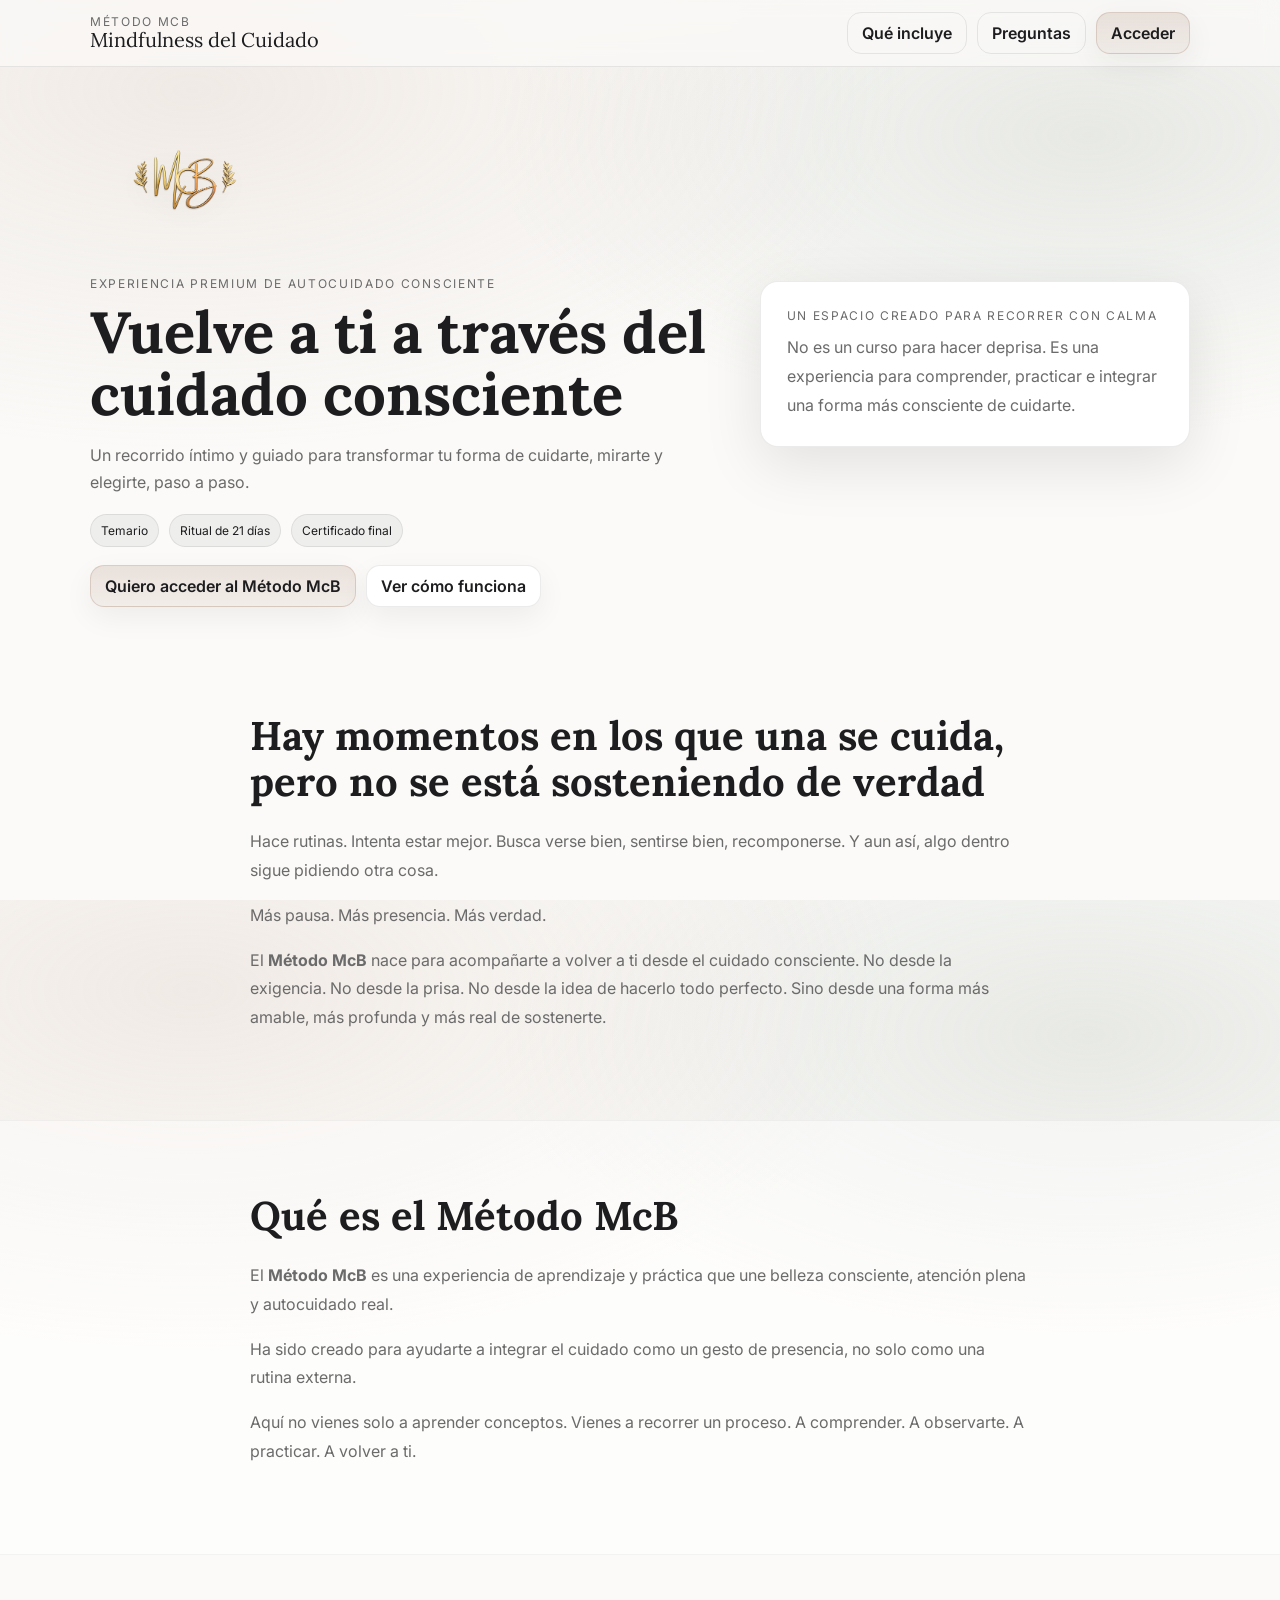
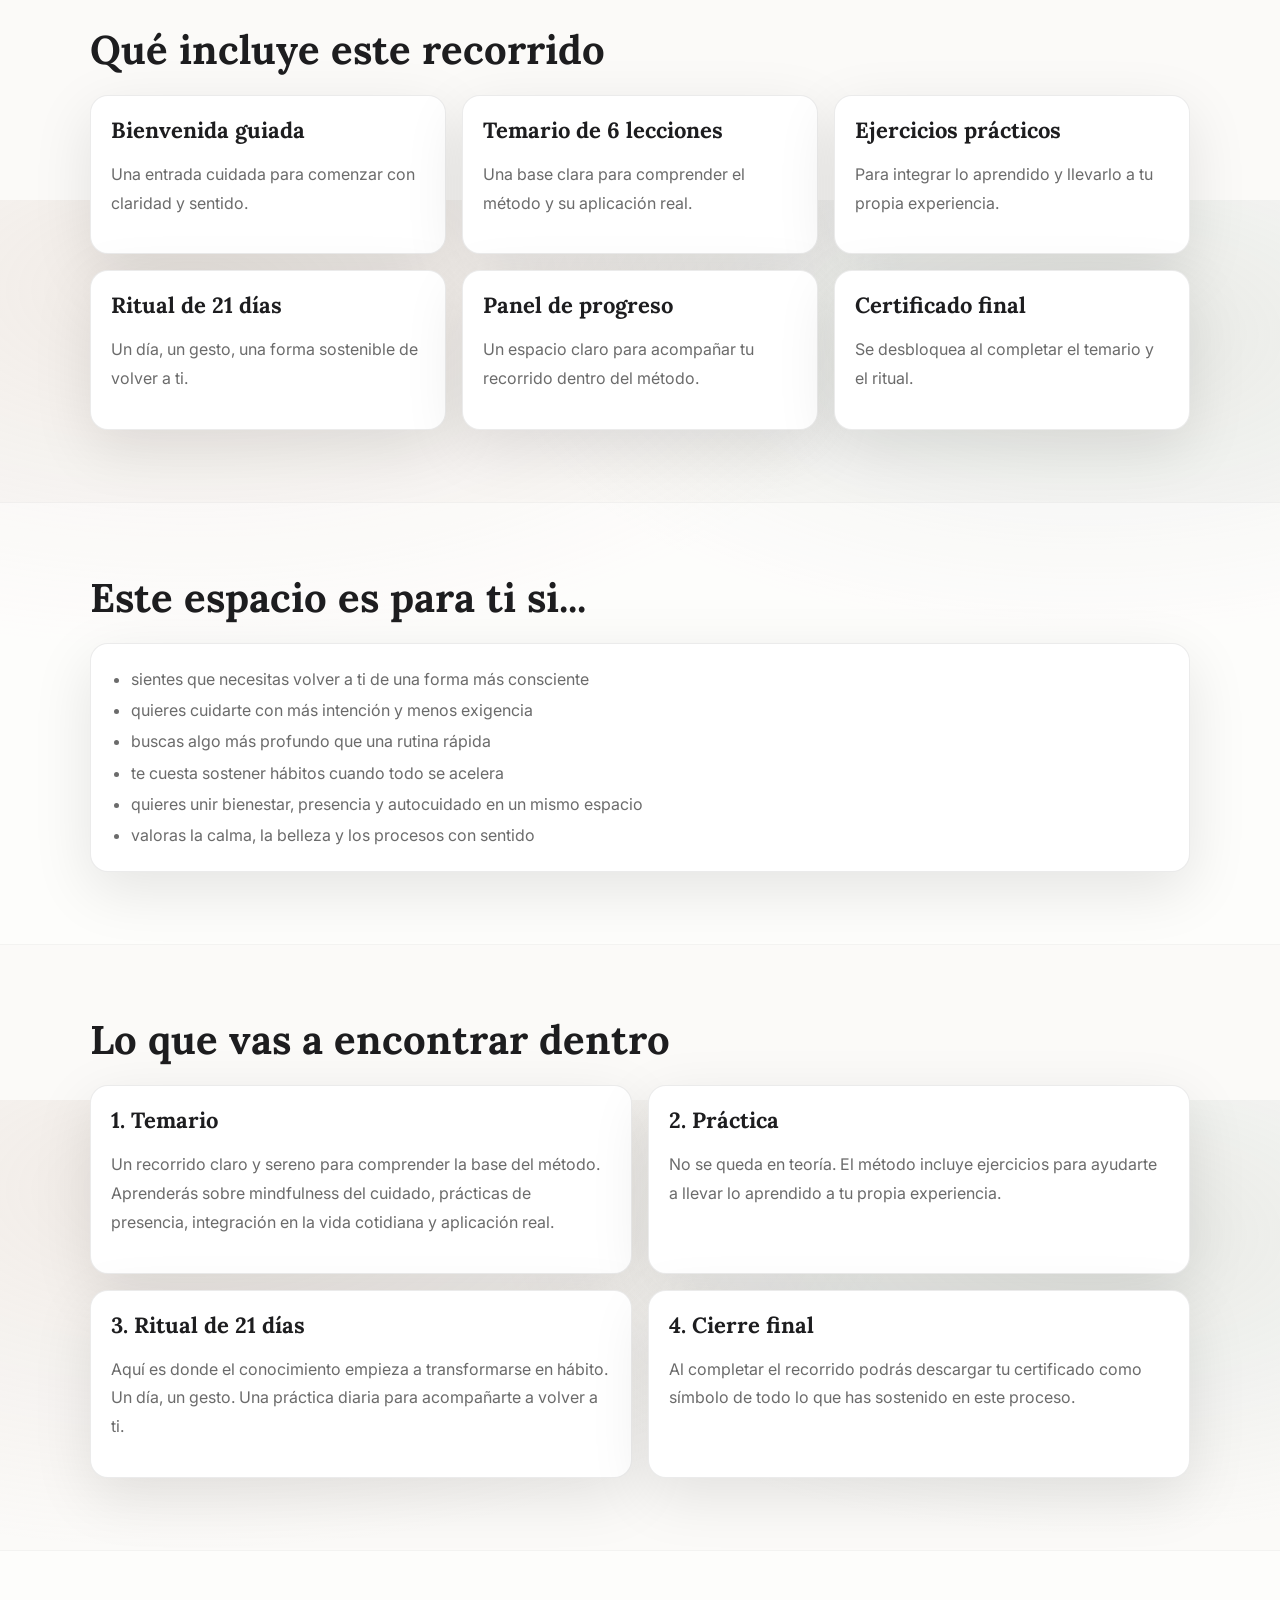
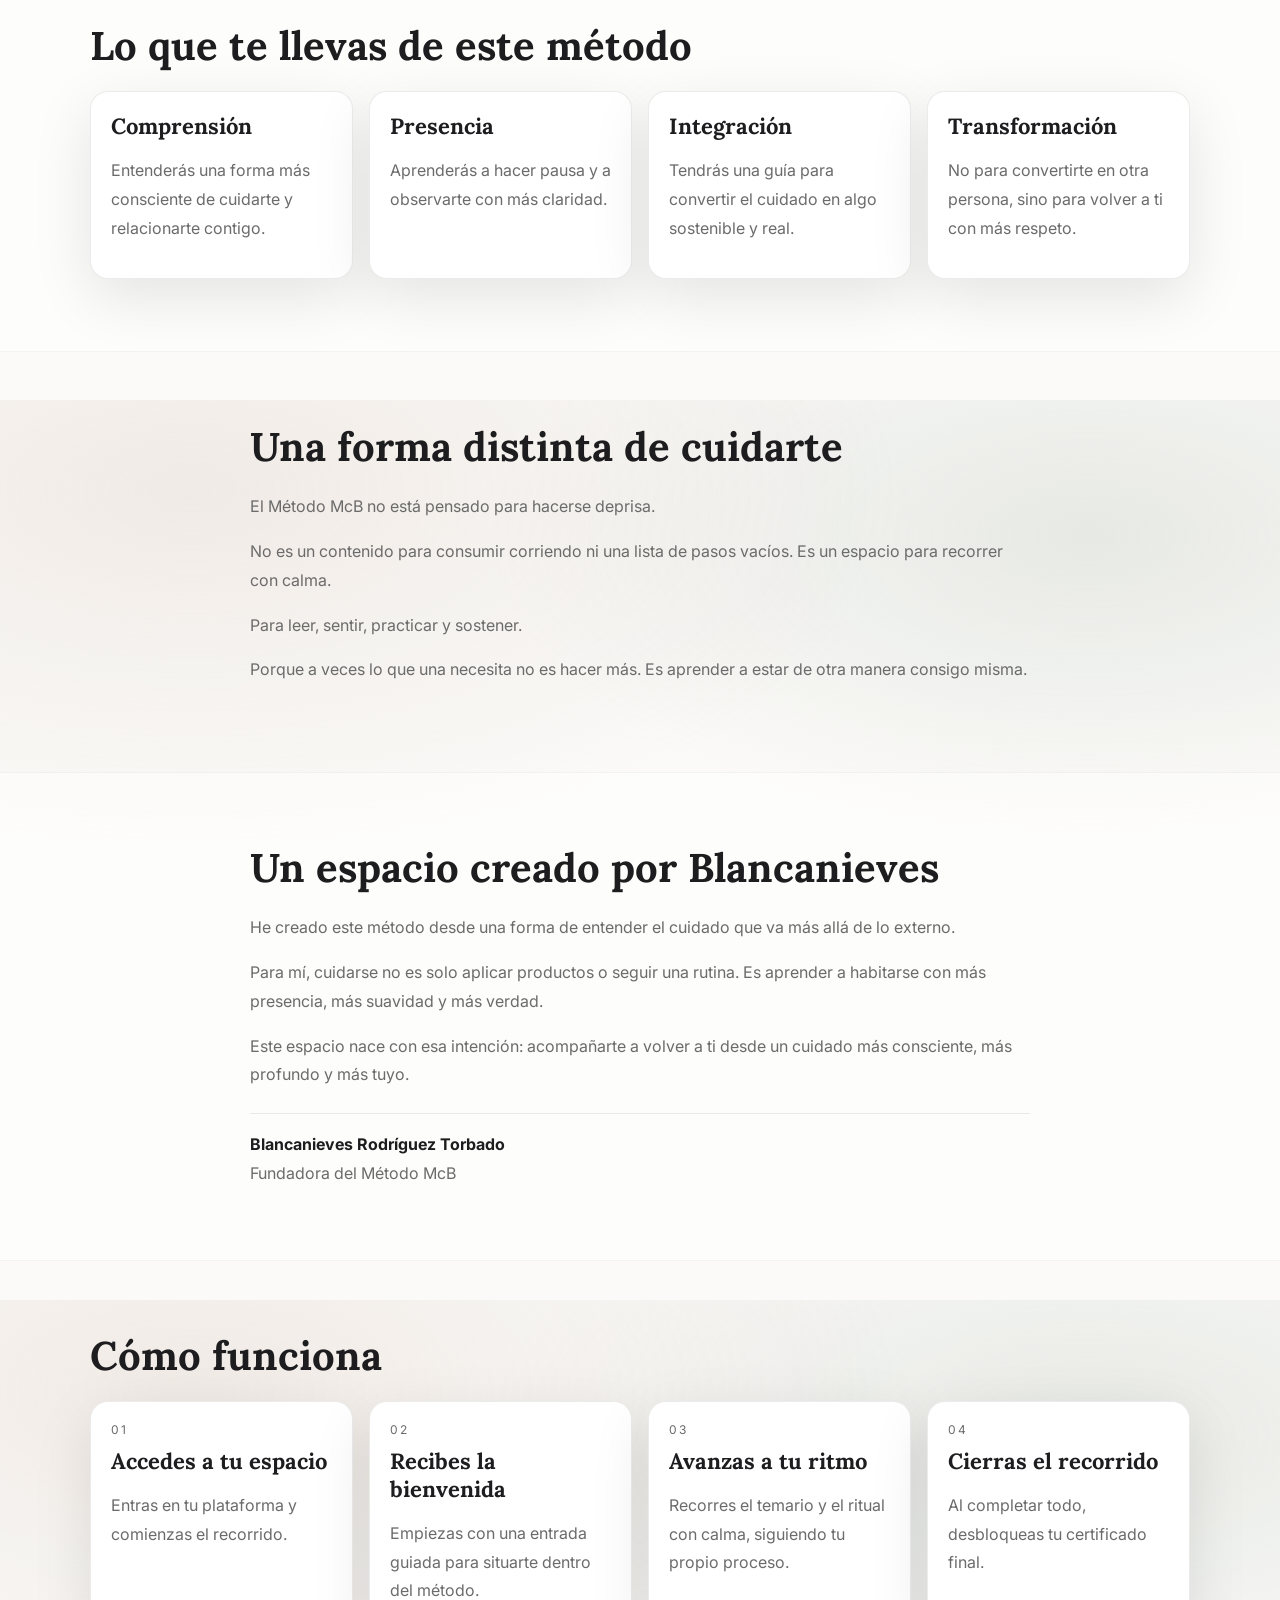
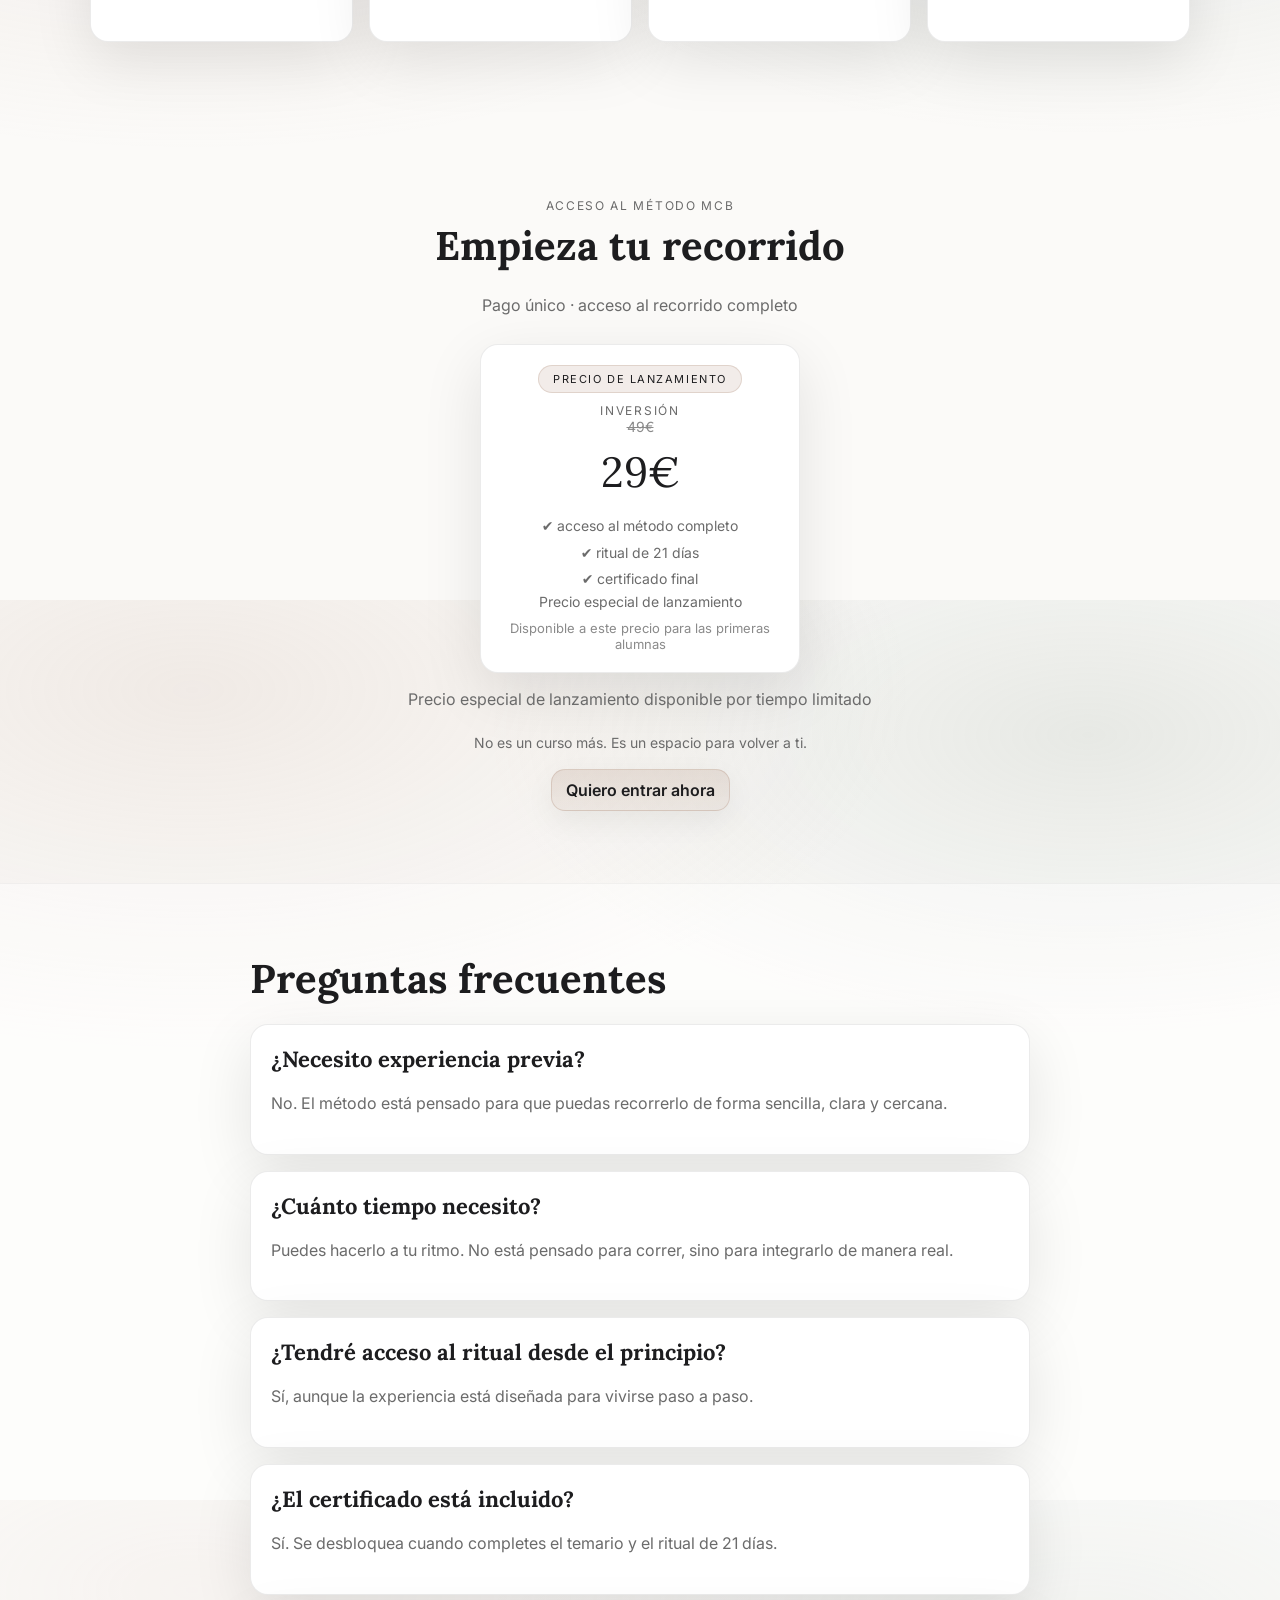
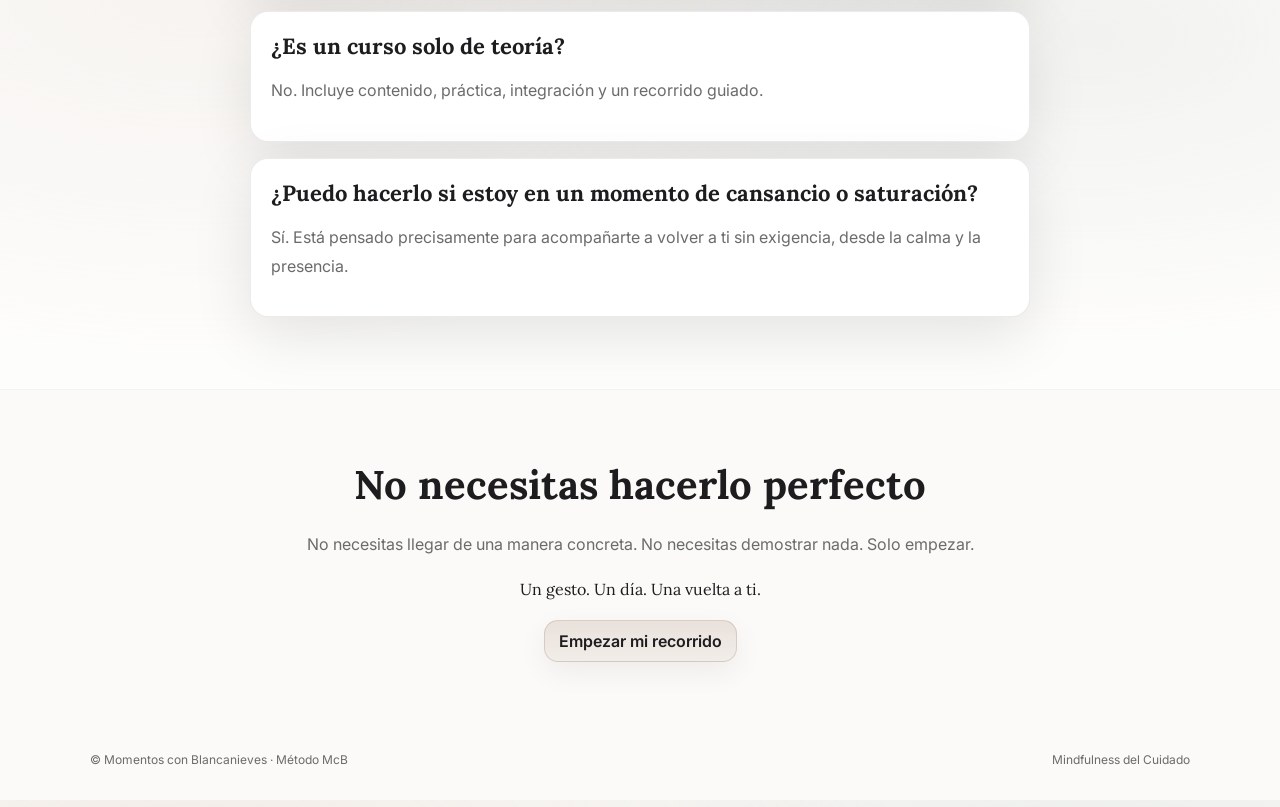
<file: index.html>
<!doctype html>
<html lang="es">
<head>
  <meta charset="utf-8" />
  <meta name="viewport" content="width=device-width,initial-scale=1" />
  <title>Método McB · Mindfulness del Cuidado</title>
  <meta name="description" content="Vuelve a ti a través del cuidado consciente. Un recorrido íntimo y guiado con temario, ritual de 21 días y certificado final." />
  <link rel="preconnect" href="https://fonts.googleapis.com">
  <link rel="preconnect" href="https://fonts.gstatic.com" crossorigin>
  <link href="https://fonts.googleapis.com/css2?family=Lora:wght@400;600;700&family=Inter:wght@400;500;600;700&display=swap" rel="stylesheet">
  <link rel="stylesheet" href="./styles.css" />
  <style>
    html { scroll-behavior: smooth; }
    body{
      margin:0;
      font-family: Inter, system-ui, -apple-system, Segoe UI, Roboto, Arial, sans-serif;
      color: var(--text);
      background:
        radial-gradient(1200px 600px at 15% 10%, rgba(201,179,166,.22), transparent 60%),
        radial-gradient(1000px 500px at 85% 15%, rgba(151,165,154,.20), transparent 60%),
        var(--bg);
    }
    main{ display:block; }
    .hero{
      padding: 54px 0 34px;
    }
    .hero-grid{
      display:grid;
      grid-template-columns: 1.2fr .8fr;
      gap: 24px;
      align-items:center;
    }
    .eyebrow{
      font-size:12px;
      letter-spacing:.14em;
      text-transform:uppercase;
      color:var(--muted);
      margin-bottom:10px;
    }
    .hero-copy h1{
      font-family:"Lora", serif;
      font-size: clamp(34px, 5vw, 58px);
      line-height:1.08;
      margin:0 0 14px;
    }
    .hero-text{
      font-size:18px;
      line-height:1.7;
      color:var(--muted);
      max-width: 34ch;
    }
    .hero-pills{
      display:flex;
      flex-wrap:wrap;
      gap:10px;
      margin:18px 0;
    }
    .hero-card{
      padding: 26px;
    }
    .hero-card .mini-kicker{
      font-size:12px;
      letter-spacing:.14em;
      text-transform:uppercase;
      color:var(--muted);
      margin-bottom:10px;
    }
    .hero-card p{
      margin:0;
      color: var(--muted);
      line-height:1.8;
      font-size:16px;
    }
    .hero-actions{
      display:flex;
      gap:10px;
      flex-wrap:wrap;
      margin-top: 12px;
    }
    .narrow{
      width:min(780px, 92vw);
      margin:0 auto;
    }
    .section{
      padding: 72px 0;
    }
    .section.soft{
      background: rgba(255,255,255,.42);
      border-top: 1px solid rgba(0,0,0,.04);
      border-bottom: 1px solid rgba(0,0,0,.04);
    }
    .section-title,
    .narrow h2,
    .center h2{
      font-family:"Lora", serif;
      font-size: clamp(28px, 4vw, 40px);
      line-height: 1.15;
      margin:0 0 22px;
    }
    .narrow p,
    .feature-card p,
    .list-card,
    .card p,
    .faq-item p{
      color: var(--muted);
      line-height: 1.8;
      font-size: 16px;
    }
    .cards-2,
    .cards-3,
    .cards-4,
    .steps,
    .faq-list{
      display:grid;
      gap:16px;
    }
    .cards-2{ grid-template-columns: repeat(2, 1fr); }
    .cards-3{ grid-template-columns: repeat(3, 1fr); }
    .cards-4{ grid-template-columns: repeat(4, 1fr); }
    .steps{ grid-template-columns: repeat(4, 1fr); }
    .feature-card,
    .small-card,
    .step-card,
    .faq-item,
    .list-card,
    .price-box{
      padding: 20px;
    }
    .feature-card h3,
    .small-card h3,
    .step-card h3,
    .faq-item h3,
    .cards-2 .card h3{
      margin:0 0 8px;
      font-family:"Lora", serif;
      font-size: 22px;
    }
    .clean-list{
      margin:0;
      padding-left:20px;
      line-height:1.95;
      color: var(--muted);
      font-size: 16px;
    }
    .signature-block{
      margin-top:24px;
      padding-top:16px;
      border-top:1px solid var(--border);
      color:var(--muted);
      line-height:1.8;
    }
    .signature-block strong{ color: var(--text); }
    .step-number{
      font-size:12px;
      letter-spacing:.14em;
      text-transform:uppercase;
      color:var(--muted);
      margin-bottom:10px;
    }
    .center{ text-align:center; }
    .center-actions{ justify-content:center; }
    .cta-section{ padding-top: 84px; }
    .price-box{
      margin: 24px auto 0;
      max-width: 320px;
      text-align:center;
    }
    .price-label{
      font-size:12px;
      letter-spacing:.14em;
      text-transform:uppercase;
      color:var(--muted);
    }
    .price{
      font-family:"Lora", serif;
      font-size:42px;
      margin:10px 0 4px;
      color: var(--text);
    }
    .price-note{
      font-size:14px;
      color:var(--muted);
    }
    .closing-line{
      font-family:"Lora", serif;
      font-size:22px;
      color: var(--text) !important;
    }
    .footer-inner{
      display:flex;
      justify-content:space-between;
      gap:12px;
      flex-wrap:wrap;
    }
    @media (max-width: 980px){
      .hero-grid,
      .cards-2,
      .cards-3,
      .cards-4,
      .steps{
        grid-template-columns: 1fr;
      }
      .hero{
        padding: 34px 0 22px;
      }
      .hero-copy h1{
        font-size: clamp(32px, 9vw, 44px);
      }
      .header-inner,
      .nav{
        align-items:flex-start;
      }
    }
  </style>

  <link rel="manifest" href="/mcB-volviendo-a-ti/manifest.json">
  <meta name="theme-color" content="#c9b3a6">
  <meta name="mobile-web-app-capable" content="yes">
  <meta name="apple-mobile-web-app-capable" content="yes">
  <meta name="apple-mobile-web-app-status-bar-style" content="default">
  <meta name="apple-mobile-web-app-title" content="Método McB">
  <link rel="apple-touch-icon" href="/mcB-volviendo-a-ti/icon-192.png">
</head>
<body>
  <header class="header">
    <div class="container header-inner">
      <div class="brand">
        <div class="kicker">Método McB</div>
        <div class="title">Mindfulness del Cuidado</div>
      </div>
      <nav class="nav">
        <a class="btn ghost" href="#incluye">Qué incluye</a>
        <a class="btn ghost" href="#faq">Preguntas</a>
        <a class="btn primary" href="./pago.html">Acceder</a>
      </nav>
    </div>
  </header>

  <main>
    <section class="hero">
      <div class="container hero-grid">
        <div class="hero-copy">
          <img src="./logotipo3d.png" class="hero-logo" alt="Método McB">
          <div class="eyebrow">Experiencia premium de autocuidado consciente</div>
          <h1>Vuelve a ti a través del cuidado consciente</h1>
          <p class="hero-text">
            Un recorrido íntimo y guiado para transformar tu forma de cuidarte,
            mirarte y elegirte, paso a paso.
          </p>

          <div class="hero-pills">
            <span class="pill">Temario</span>
            <span class="pill">Ritual de 21 días</span>
            <span class="pill">Certificado final</span>
          </div>

          <div class="hero-actions">
            <a class="btn primary" href="./pago.html">Quiero acceder al Método McB</a>
            <a class="btn" href="#como-funciona">Ver cómo funciona</a>
          </div>
        </div>

        <div class="hero-card card">
          <div class="mini-kicker">Un espacio creado para recorrer con calma</div>
          <p>
            No es un curso para hacer deprisa. Es una experiencia para comprender,
            practicar e integrar una forma más consciente de cuidarte.
          </p>
        </div>
      </div>
    </section>

    <section class="section">
      <div class="container narrow">
        <h2>Hay momentos en los que una se cuida, pero no se está sosteniendo de verdad</h2>
        <p>
          Hace rutinas. Intenta estar mejor. Busca verse bien, sentirse bien, recomponerse.
          Y aun así, algo dentro sigue pidiendo otra cosa.
        </p>
        <p>Más pausa. Más presencia. Más verdad.</p>
        <p>
          El <strong>Método McB</strong> nace para acompañarte a volver a ti desde el cuidado consciente.
          No desde la exigencia. No desde la prisa. No desde la idea de hacerlo todo perfecto.
          Sino desde una forma más amable, más profunda y más real de sostenerte.
        </p>
      </div>
    </section>

    <section class="section soft">
      <div class="container narrow">
        <h2>Qué es el Método McB</h2>
        <p>
          El <strong>Método McB</strong> es una experiencia de aprendizaje y práctica que une
          belleza consciente, atención plena y autocuidado real.
        </p>
        <p>
          Ha sido creado para ayudarte a integrar el cuidado como un gesto de presencia,
          no solo como una rutina externa.
        </p>
        <p>
          Aquí no vienes solo a aprender conceptos. Vienes a recorrer un proceso.
          A comprender. A observarte. A practicar. A volver a ti.
        </p>
      </div>
    </section>

    <section class="section" id="incluye">
      <div class="container">
        <h2 class="section-title">Qué incluye este recorrido</h2>
        <div class="cards-3">
          <article class="card feature-card">
            <h3>Bienvenida guiada</h3>
            <p>Una entrada cuidada para comenzar con claridad y sentido.</p>
          </article>
          <article class="card feature-card">
            <h3>Temario de 6 lecciones</h3>
            <p>Una base clara para comprender el método y su aplicación real.</p>
          </article>
          <article class="card feature-card">
            <h3>Ejercicios prácticos</h3>
            <p>Para integrar lo aprendido y llevarlo a tu propia experiencia.</p>
          </article>
          <article class="card feature-card">
            <h3>Ritual de 21 días</h3>
            <p>Un día, un gesto, una forma sostenible de volver a ti.</p>
          </article>
          <article class="card feature-card">
            <h3>Panel de progreso</h3>
            <p>Un espacio claro para acompañar tu recorrido dentro del método.</p>
          </article>
          <article class="card feature-card">
            <h3>Certificado final</h3>
            <p>Se desbloquea al completar el temario y el ritual.</p>
          </article>
        </div>
      </div>
    </section>

    <section class="section soft">
      <div class="container">
        <h2 class="section-title">Este espacio es para ti si...</h2>
        <div class="list-card card">
          <ul class="clean-list">
            <li>sientes que necesitas volver a ti de una forma más consciente</li>
            <li>quieres cuidarte con más intención y menos exigencia</li>
            <li>buscas algo más profundo que una rutina rápida</li>
            <li>te cuesta sostener hábitos cuando todo se acelera</li>
            <li>quieres unir bienestar, presencia y autocuidado en un mismo espacio</li>
            <li>valoras la calma, la belleza y los procesos con sentido</li>
          </ul>
        </div>
      </div>
    </section>

    <section class="section">
      <div class="container">
        <h2 class="section-title">Lo que vas a encontrar dentro</h2>
        <div class="cards-2">
          <article class="card feature-card">
            <h3>1. Temario</h3>
            <p>
              Un recorrido claro y sereno para comprender la base del método.
              Aprenderás sobre mindfulness del cuidado, prácticas de presencia,
              integración en la vida cotidiana y aplicación real.
            </p>
          </article>
          <article class="card feature-card">
            <h3>2. Práctica</h3>
            <p>
              No se queda en teoría. El método incluye ejercicios para ayudarte
              a llevar lo aprendido a tu propia experiencia.
            </p>
          </article>
          <article class="card feature-card">
            <h3>3. Ritual de 21 días</h3>
            <p>
              Aquí es donde el conocimiento empieza a transformarse en hábito.
              Un día, un gesto. Una práctica diaria para acompañarte a volver a ti.
            </p>
          </article>
          <article class="card feature-card">
            <h3>4. Cierre final</h3>
            <p>
              Al completar el recorrido podrás descargar tu certificado como símbolo
              de todo lo que has sostenido en este proceso.
            </p>
          </article>
        </div>
      </div>
    </section>

    <section class="section soft">
      <div class="container">
        <h2 class="section-title">Lo que te llevas de este método</h2>
        <div class="cards-4">
          <article class="card small-card">
            <h3>Comprensión</h3>
            <p>Entenderás una forma más consciente de cuidarte y relacionarte contigo.</p>
          </article>
          <article class="card small-card">
            <h3>Presencia</h3>
            <p>Aprenderás a hacer pausa y a observarte con más claridad.</p>
          </article>
          <article class="card small-card">
            <h3>Integración</h3>
            <p>Tendrás una guía para convertir el cuidado en algo sostenible y real.</p>
          </article>
          <article class="card small-card">
            <h3>Transformación</h3>
            <p>No para convertirte en otra persona, sino para volver a ti con más respeto.</p>
          </article>
        </div>
      </div>
    </section>

    <section class="section">
      <div class="container narrow">
        <h2>Una forma distinta de cuidarte</h2>
        <p>El Método McB no está pensado para hacerse deprisa.</p>
        <p>
          No es un contenido para consumir corriendo ni una lista de pasos vacíos.
          Es un espacio para recorrer con calma.
        </p>
        <p>Para leer, sentir, practicar y sostener.</p>
        <p>
          Porque a veces lo que una necesita no es hacer más.
          Es aprender a estar de otra manera consigo misma.
        </p>
      </div>
    </section>

    <section class="section soft">
      <div class="container narrow">
        <h2>Un espacio creado por Blancanieves</h2>
        <p>
          He creado este método desde una forma de entender el cuidado que va más allá de lo externo.
        </p>
        <p>
          Para mí, cuidarse no es solo aplicar productos o seguir una rutina.
          Es aprender a habitarse con más presencia, más suavidad y más verdad.
        </p>
        <p>
          Este espacio nace con esa intención: acompañarte a volver a ti
          desde un cuidado más consciente, más profundo y más tuyo.
        </p>
        <div class="signature-block">
          <strong>Blancanieves Rodríguez Torbado</strong><br>
          <span>Fundadora del Método McB</span>
        </div>
      </div>
    </section>

    <section class="section" id="como-funciona">
      <div class="container">
        <h2 class="section-title">Cómo funciona</h2>
        <div class="steps">
          <article class="card step-card">
            <div class="step-number">01</div>
            <h3>Accedes a tu espacio</h3>
            <p>Entras en tu plataforma y comienzas el recorrido.</p>
          </article>
          <article class="card step-card">
            <div class="step-number">02</div>
            <h3>Recibes la bienvenida</h3>
            <p>Empiezas con una entrada guiada para situarte dentro del método.</p>
          </article>
          <article class="card step-card">
            <div class="step-number">03</div>
            <h3>Avanzas a tu ritmo</h3>
            <p>Recorres el temario y el ritual con calma, siguiendo tu propio proceso.</p>
          </article>
          <article class="card step-card">
            <div class="step-number">04</div>
            <h3>Cierras el recorrido</h3>
            <p>Al completar todo, desbloqueas tu certificado final.</p>
          </article>
        </div>
      </div>
    </section>

    <section class="section cta-section">
      <div class="container narrow center">
        <div class="eyebrow">Acceso al Método McB</div>
        <h2>Empieza tu recorrido</h2>
        <p>Pago único · acceso al recorrido completo</p>

        <div class="price-box card">
          <div class="launch-badge">Precio de lanzamiento</div>
          <div class="price-label">Inversión</div>
          <div style="margin-bottom:6px; font-size:14px; color:#8a8a8a;">
            <span style="text-decoration: line-through;">49€</span>
          </div>
          <div class="price">29€</div>

          <div class="price-features">
            <div>✔ acceso al método completo</div>
            <div>✔ ritual de 21 días</div>
            <div>✔ certificado final</div>
          </div>

          <div class="price-note">Precio especial de lanzamiento</div>
          <div style="margin-top:10px; font-size:13px; color:#8a8a8a;">
            Disponible a este precio para las primeras alumnas
          </div>
        </div>

        <p class="launch-note">Precio especial de lanzamiento disponible por tiempo limitado</p>

        <p style="margin-top:14px; font-size:14px; color:#6b6b6b;">
          No es un curso más. Es un espacio para volver a ti.
        </p>

        <div class="hero-actions center-actions">
          <a class="btn primary" href="./pago.html">Quiero entrar ahora</a>
        </div>
      </div>
    </section>

    <section class="section soft" id="faq">
      <div class="container narrow">
        <h2>Preguntas frecuentes</h2>
        <div class="faq-list">
          <article class="card faq-item">
            <h3>¿Necesito experiencia previa?</h3>
            <p>No. El método está pensado para que puedas recorrerlo de forma sencilla, clara y cercana.</p>
          </article>
          <article class="card faq-item">
            <h3>¿Cuánto tiempo necesito?</h3>
            <p>Puedes hacerlo a tu ritmo. No está pensado para correr, sino para integrarlo de manera real.</p>
          </article>
          <article class="card faq-item">
            <h3>¿Tendré acceso al ritual desde el principio?</h3>
            <p>Sí, aunque la experiencia está diseñada para vivirse paso a paso.</p>
          </article>
          <article class="card faq-item">
            <h3>¿El certificado está incluido?</h3>
            <p>Sí. Se desbloquea cuando completes el temario y el ritual de 21 días.</p>
          </article>
          <article class="card faq-item">
            <h3>¿Es un curso solo de teoría?</h3>
            <p>No. Incluye contenido, práctica, integración y un recorrido guiado.</p>
          </article>
          <article class="card faq-item">
            <h3>¿Puedo hacerlo si estoy en un momento de cansancio o saturación?</h3>
            <p>Sí. Está pensado precisamente para acompañarte a volver a ti sin exigencia, desde la calma y la presencia.</p>
          </article>
        </div>
      </div>
    </section>

    <section class="section final-cta">
      <div class="container narrow center">
        <h2>No necesitas hacerlo perfecto</h2>
        <p>
          No necesitas llegar de una manera concreta. No necesitas demostrar nada.
          Solo empezar.
        </p>
        <p class="closing-line">Un gesto. Un día. Una vuelta a ti.</p>
        <div class="hero-actions center-actions">
          <a class="btn primary" href="./pago.html">Empezar mi recorrido</a>
        </div>
      </div>
    </section>
  </main>

  <footer class="footer">
    <div class="container footer-inner">
      <div>© Momentos con Blancanieves · Método McB</div>
      <div>Mindfulness del Cuidado</div>
    </div>
  </footer>

  <a class="mobile-cta" href="./pago.html">Acceder al Método McB · 29€</a>

<script>
  if ("serviceWorker" in navigator) {
    window.addEventListener("load", () => {
      navigator.serviceWorker
        .register("/mcB-volviendo-a-ti/sw.js", { scope: "/mcB-volviendo-a-ti/" })
        .catch((err) => console.error("SW error:", err));
    });
  }
</script>
</body>
</html>
</file>
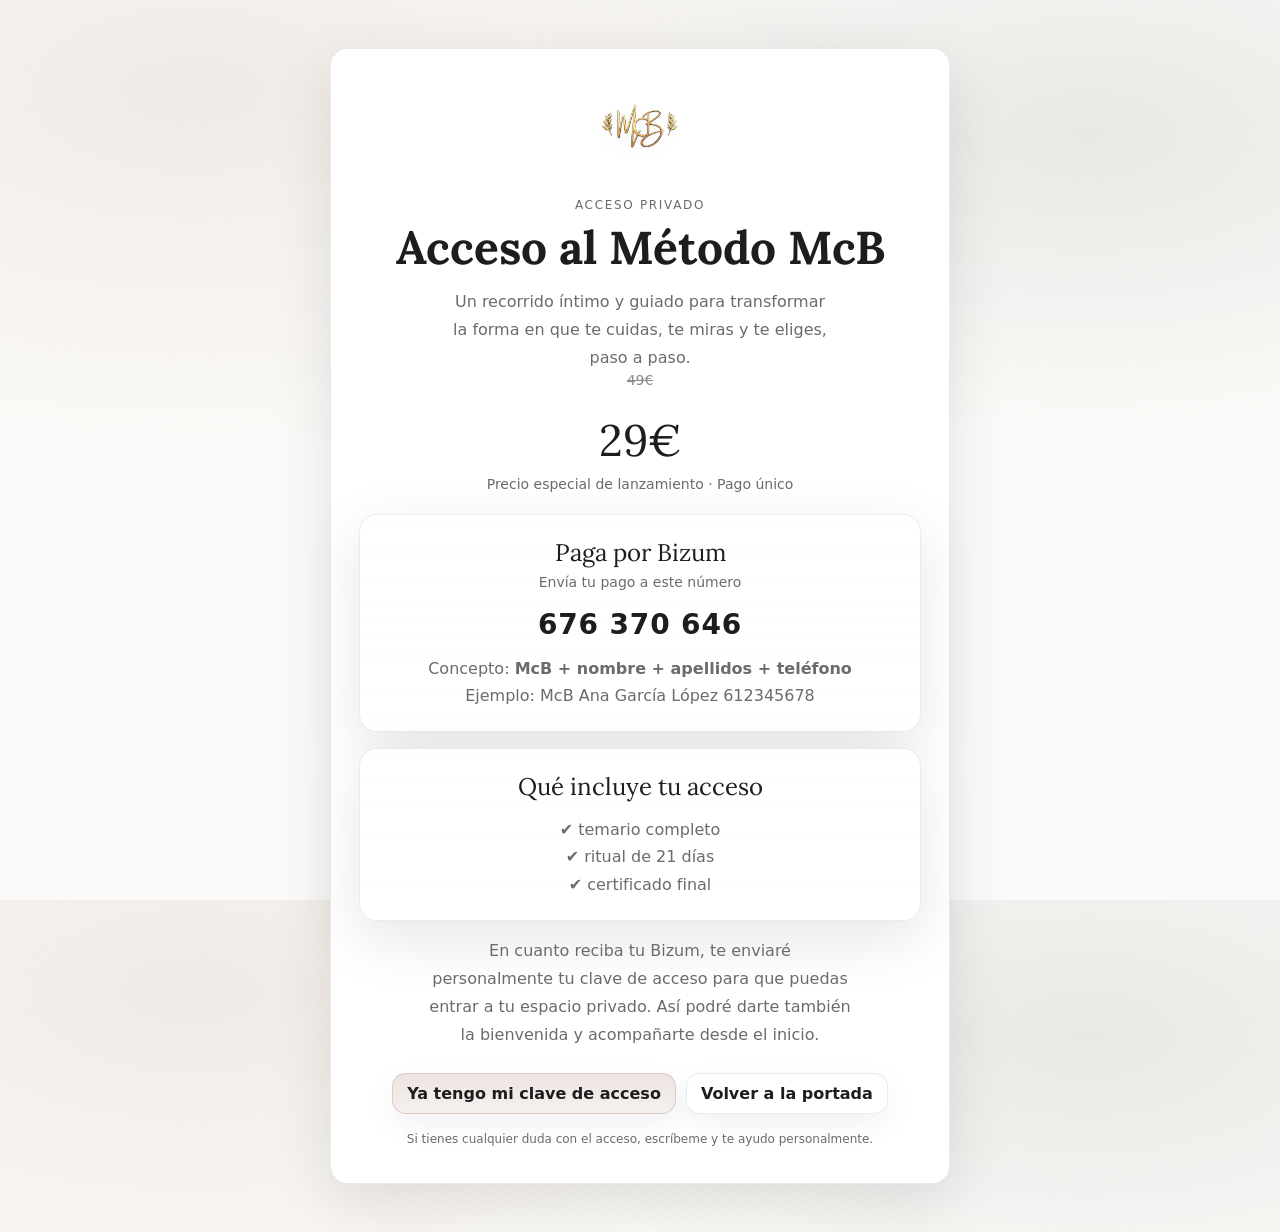
<file: pago.html>
<!doctype html>
<html lang="es">
<head>
  <meta charset="utf-8" />
  <meta name="viewport" content="width=device-width,initial-scale=1" />
  <title>Acceso al Método McB</title>
  <meta name="description" content="Acceso privado al Método McB por Bizum." />
  <link rel="preconnect" href="https://fonts.googleapis.com">
  <link rel="preconnect" href="https://fonts.gstatic.com" crossorigin>
  <link href="https://fonts.googleapis.com/css2?family=Lora:wght@400;600;700&family=Inter:wght@400;500;600;700&display=swap" rel="stylesheet">
  <link rel="stylesheet" href="./styles.css" />
  <style>
    .pay-page{
      min-height:100vh;
      display:flex;
      align-items:center;
      justify-content:center;
      padding:48px 20px;
    }
    .pay-card{
      max-width:620px;
      width:min(620px, 100%);
      text-align:center;
      padding:34px 28px;
    }
    .pay-logo{
      width:140px;
      max-width:40vw;
      margin-bottom:18px;
      opacity:.95;
      filter: drop-shadow(0 6px 14px rgba(0,0,0,.08));
    }
    .pay-kicker{
      font-size:12px;
      letter-spacing:.14em;
      text-transform:uppercase;
      color:var(--muted);
      margin-bottom:10px;
    }
    .pay-card h1{
      font-family:"Lora", serif;
      font-size: clamp(30px, 5vw, 46px);
      line-height:1.12;
      margin:0 0 14px;
    }
    .pay-intro{
      color:var(--muted);
      line-height:1.75;
      max-width:38ch;
      margin:0 auto;
    }
    .pay-price{
      font-family:"Lora", serif;
      font-size:44px;
      margin:24px 0 8px;
      color:var(--text);
    }
    .pay-sub{
      color:var(--muted);
      font-size:14px;
      margin-bottom:18px;
    }
    .bizum-box{
      border:1px solid var(--border);
      border-radius:18px;
      padding:22px 20px;
      margin:22px 0 16px;
      background:linear-gradient(180deg, rgba(255,255,255,1), rgba(255,255,255,.82));
      box-shadow: var(--shadow);
    }
    .bizum-title{
      font-family:"Lora", serif;
      font-size:24px;
      margin-bottom:6px;
    }
    .bizum-number{
      font-size:28px;
      font-weight:700;
      letter-spacing:.03em;
      margin:12px 0;
    }
    .bizum-concept{
      margin-top:14px;
      color:var(--muted);
      line-height:1.7;
    }
    .pay-note{
      color:var(--muted);
      line-height:1.75;
      margin:0 auto;
      max-width:42ch;
    }
    .pay-actions{
      display:flex;
      flex-wrap:wrap;
      gap:10px;
      justify-content:center;
      margin-top:24px;
    }
    .pay-mini{
      margin-top:16px;
      font-size:12px;
      color:var(--muted);
      line-height:1.6;
    }
  </style>

  <link rel="manifest" href="/mcB-volviendo-a-ti/manifest.json">
  <meta name="theme-color" content="#c9b3a6">
  <meta name="mobile-web-app-capable" content="yes">
  <meta name="apple-mobile-web-app-capable" content="yes">
  <meta name="apple-mobile-web-app-status-bar-style" content="default">
  <meta name="apple-mobile-web-app-title" content="Método McB">
  <link rel="apple-touch-icon" href="/mcB-volviendo-a-ti/icon-192.png">
</head>
<body>
  <main class="pay-page">
    <section class="card pay-card">
      <img src="./logotipo3d.png" class="pay-logo" alt="Método McB">
      <div class="pay-kicker">Acceso privado</div>
      <h1>Acceso al Método McB</h1>
      <p class="pay-intro">
        Un recorrido íntimo y guiado para transformar la forma en que te cuidas, te miras y te eliges, paso a paso.
      </p>

      <div style="margin-bottom:6px; font-size:14px; color:#8a8a8a;">
        <span style="text-decoration: line-through;">49€</span>
      </div>
      <div class="pay-price">29€</div>
      <div class="pay-sub">Precio especial de lanzamiento · Pago único</div>

      <div class="bizum-box">
        <div class="bizum-title">Paga por Bizum</div>
        <div class="pay-sub">Envía tu pago a este número</div>
        <div class="bizum-number">676 370 646</div>
        <div class="bizum-concept">
          Concepto: <strong>McB + nombre + apellidos + teléfono</strong><br>Ejemplo: McB Ana García López 612345678
        </div>
      </div>

      <div class="bizum-box" style="margin-top:16px;">
        <div class="bizum-title">Qué incluye tu acceso</div>
        <div class="bizum-concept">
          ✔ temario completo<br>
          ✔ ritual de 21 días<br>
          ✔ certificado final
        </div>
      </div>

      <p class="pay-note">
        En cuanto reciba tu Bizum, te enviaré personalmente tu clave de acceso para que puedas entrar a tu espacio privado. Así podré darte también la bienvenida y acompañarte desde el inicio.
      </p>

      <div class="pay-actions">
        <a class="btn primary" href="./app.html">Ya tengo mi clave de acceso</a>
        <a class="btn" href="./index.html">Volver a la portada</a>
      </div>

      <div class="pay-mini">
        Si tienes cualquier duda con el acceso, escríbeme y te ayudo personalmente.
      </div>
    </section>
  </main>

<script>
  if ("serviceWorker" in navigator) {
    window.addEventListener("load", () => {
      navigator.serviceWorker
        .register("/mcB-volviendo-a-ti/sw.js", { scope: "/mcB-volviendo-a-ti/" })
        .catch((err) => console.error("SW error:", err));
    });
  }
</script>
</body>
</html>
</file>
<file: styles.css>
:root{
  --bg: #fbfaf8;
  --card: #ffffff;
  --text: #1d1d1f;
  --muted: #6b6b6b;
  --border: rgba(0,0,0,.08);
  --shadow: 0 18px 60px rgba(0,0,0,.10);
  --radius: 18px;
  --accent: #c9b3a6;
  --accent2: #97a59a;
}
*{ box-sizing: border-box; }
html, body{ height:100%; }
body{
  margin:0;
  font-family: system-ui, -apple-system, Segoe UI, Roboto, Arial, sans-serif;
  color: var(--text);
  background: radial-gradient(1200px 600px at 15% 10%, rgba(201,179,166,.22), transparent 60%),
              radial-gradient(1000px 500px at 85% 15%, rgba(151,165,154,.20), transparent 60%),
              var(--bg);
}
a{ color: inherit; text-decoration: none; }
.container{ width: min(1100px, 92vw); margin: 0 auto; }
.header{
  position: sticky;
  top: 0;
  z-index: 50;
  background: rgba(251,250,248,.72);
  backdrop-filter: blur(10px);
  border-bottom: 1px solid var(--border);
}
.header-inner{
  display:flex;
  align-items:center;
  justify-content:space-between;
  gap: 12px;
  padding: 12px 0;
}
.brand{ display:flex; flex-direction:column; line-height:1.1; }
.brand .kicker{ font-size: 12px; letter-spacing: .14em; text-transform: uppercase; color: var(--muted); }
.brand .title{ font-family: "Lora", serif; font-size: 20px; }
.nav{ display:flex; align-items:center; gap: 10px; }
.btn{
  display:inline-flex;
  align-items:center;
  justify-content:center;
  gap: 8px;
  padding: 10px 14px;
  border-radius: 14px;
  border: 1px solid var(--border);
  background: var(--card);
  box-shadow: 0 10px 30px rgba(0,0,0,.06);
  cursor: pointer;
  font-weight: 600;
}
.btn.primary{
  border-color: rgba(201,179,166,.55);
  background: linear-gradient(180deg, rgba(201,179,166,.35), rgba(201,179,166,.18));
}
.btn.ghost{ background: transparent; box-shadow: none; }
.grid{
  display:grid;
  grid-template-columns: 360px 1fr;
  gap: 18px;
  padding: 18px 0 26px;
}
@media (max-width: 980px){ .grid{ grid-template-columns: 1fr; } }
.card{
  background: var(--card);
  border: 1px solid var(--border);
  border-radius: var(--radius);
  box-shadow: var(--shadow);
  padding: 18px;
}
.card h2{ font-family: "Lora", serif; font-size: 22px; margin: 0 0 10px; }
.muted{ color: var(--muted); }
.stat{
  display:flex;
  align-items:flex-start;
  justify-content:space-between;
  gap: 12px;
  padding: 14px;
  border: 1px solid var(--border);
  border-radius: 16px;
  background: linear-gradient(180deg, rgba(255,255,255,1), rgba(255,255,255,.82));
}
.stat .label{ font-size: 12px; letter-spacing: .12em; text-transform: uppercase; color: var(--muted); }
.stat .value{ font-size: 22px; font-weight: 800; }
.stat .sub{ font-size: 12px; color: var(--muted); margin-top: 4px; }
.pills{ display:flex; gap: 8px; flex-wrap: wrap; margin-top: 10px; }
.pill{
  font-size: 12px;
  padding: 8px 10px;
  border-radius: 999px;
  border: 1px solid var(--border);
  background: rgba(151,165,154,.12);
}
.tabs{ display:flex; gap: 8px; flex-wrap: wrap; margin-bottom: 12px; }
.tab{
  padding: 10px 12px;
  border-radius: 999px;
  border: 1px solid var(--border);
  background: #fff;
  cursor: pointer;
  font-weight: 700;
}
.tab.active{
  border-color: rgba(151,165,154,.55);
  background: linear-gradient(180deg, rgba(151,165,154,.26), rgba(151,165,154,.12));
}
.panel{ display:none; }
.panel.active{ display:block; }
.frame{
  width: 100%;
  height: 76vh;
  border: 1px solid var(--border);
  border-radius: 16px;
  overflow: hidden;
  background: #fff;
}
.frame iframe{ width:100%; height:100%; border:0; }
.hero{
  padding: 54px 0 34px;
  position:relative;
  overflow:hidden;
}
.hero h1{ font-family: "Lora", serif; font-size: clamp(30px, 4.2vw, 48px); margin: 0 0 10px; }
.hero p{ font-size: 16px; line-height: 1.7; color: var(--muted); max-width: 62ch; }
.hero-actions{ display:flex; gap: 10px; flex-wrap: wrap; margin-top: 14px; }
.feature-grid{ display:grid; grid-template-columns: repeat(3, 1fr); gap: 12px; margin-top: 18px; }
@media (max-width: 980px){ .feature-grid{ grid-template-columns: 1fr; } }
.feature{
  padding: 14px;
  border-radius: 16px;
  border: 1px solid var(--border);
  background: rgba(255,255,255,.75);
}
.feature .t{ font-weight: 800; margin-bottom: 6px; }
.feature .d{ color: var(--muted); line-height: 1.6; font-size: 14px; }
.footer{ padding: 18px 0 40px; color: var(--muted); font-size: 12px; }

.hero-grid{
  display:grid;
  grid-template-columns: 1.2fr .8fr;
  gap: 24px;
  align-items:center;
}
@media (max-width: 980px){
  .hero-grid{ grid-template-columns: 1fr; }
}
.eyebrow{
  font-size:12px;
  letter-spacing:.14em;
  text-transform:uppercase;
  color:var(--muted);
  margin-bottom:10px;
}
.hero-copy h1{
  font-family:"Lora", serif;
  font-size: clamp(34px, 5vw, 58px);
  line-height:1.08;
  margin:0 0 14px;
}
.hero-text{
  font-size:18px;
  line-height:1.7;
  color:var(--muted);
  max-width: 34ch;
}
.hero-pills{ display:flex; flex-wrap:wrap; gap:10px; margin:18px 0; }
.narrow{ width:min(780px, 92vw); margin:0 auto; }
.section{ padding:72px 0; }
.section.soft{ background:rgba(255,255,255,.45); }
.section-title{ font-family:"Lora", serif; font-size:clamp(28px,4vw,40px); margin:0 0 22px; }
.cards-2,.cards-3,.cards-4,.steps,.faq-list{ display:grid; gap:16px; }
.cards-2{ grid-template-columns:repeat(2,1fr); }
.cards-3{ grid-template-columns:repeat(3,1fr); }
.cards-4{ grid-template-columns:repeat(4,1fr); }
.steps{ grid-template-columns:repeat(4,1fr); }
@media (max-width:980px){ .cards-2,.cards-3,.cards-4,.steps{ grid-template-columns:1fr; } }
.feature-card h3,.small-card h3,.step-card h3,.faq-item h3{ margin-top:0; font-family:"Lora", serif; }
.clean-list{ margin:0; padding-left:18px; line-height:1.9; }
.signature-block{ margin-top:24px; padding-top:16px; border-top:1px solid var(--border); color:var(--muted); line-height:1.7; }
.step-number{ font-size:12px; letter-spacing:.14em; text-transform:uppercase; color:var(--muted); margin-bottom:10px; }
.center{ text-align:center; }
.center-actions{ justify-content:center; }
.price-box{ margin:24px auto 0; max-width:320px; text-align:center; }
.price-label{ font-size:12px; letter-spacing:.14em; text-transform:uppercase; color:var(--muted); }
.price{ font-family:"Lora", serif; font-size:42px; margin:10px 0 4px; }
.price-note{ font-size:14px; color:var(--muted); }
.closing-line{ font-family:"Lora", serif; font-size:22px; }
.footer-inner{ display:flex; justify-content:space-between; gap:12px; flex-wrap:wrap; }
.mcb-welcome,.mcb-completion,.mcb-access-gate{
  position:fixed;
  inset:0;
  background:rgba(251,250,248,.95);
  display:none;
  align-items:center;
  justify-content:center;
  z-index:2000;
  padding:18px;
}
.mcb-completion{ z-index:2100; }
.mcb-access-gate{ z-index:2200; }
.mcb-welcome-card,.mcb-completion-card,.mcb-access-card{
  max-width:520px;
  background:#fff;
  border-radius:20px;
  padding:40px;
  box-shadow:0 30px 80px rgba(0,0,0,.12);
  text-align:center;
}
.mcb-welcome-card h1,.mcb-completion-card h1,.mcb-access-card h1{
  font-family:"Lora",serif;
  margin:0 0 14px;
}
.welcome-kicker,.completion-kicker{
  font-size:12px;
  letter-spacing:.14em;
  text-transform:uppercase;
  color:#6b6b6b;
  margin-bottom:10px;
}
.welcome-steps{ margin:20px 0; line-height:1.8; color:#555; }
.welcome-sign,.completion-sign{ margin:22px 0; font-size:14px; color:#777; }
.mcb-completion-card{ animation:mcbFadeUp .45s ease; }
@keyframes mcbFadeUp{ from{ opacity:0; transform:translateY(18px);} to{ opacity:1; transform:translateY(0);} }
.access-label,.validation-label{ display:block; text-align:left; font-size:12px; letter-spacing:.08em; text-transform:uppercase; color:var(--muted); margin:18px 0 8px; }
.access-input,.validation-input{
  width:100%;
  border:1px solid var(--border);
  background:#fff;
  border-radius:14px;
  padding:12px 14px;
  font:inherit;
}
.access-error{ min-height:20px; margin:10px 0 4px; color:#a94442; font-size:13px; }
.access-note{ margin-top:14px; color:var(--muted); font-size:12px; line-height:1.5; }
.validation-box{ border:1px solid var(--border); border-radius:18px; padding:18px; background:linear-gradient(180deg, rgba(255,255,255,1), rgba(255,255,255,.82)); }
.validation-row{ display:flex; gap:10px; align-items:center; }
.validation-actions{ display:flex; flex-wrap:wrap; gap:10px; margin-top:12px; }
.validation-result{ margin-top:16px; border-radius:16px; padding:16px; line-height:1.7; border:1px solid var(--border); }
.validation-result.empty{ background:rgba(201,179,166,.08); }
.validation-result.valid{ background:rgba(151,165,154,.14); border-color:rgba(151,165,154,.4); }
.validation-result.invalid{ background:rgba(182,86,86,.08); border-color:rgba(182,86,86,.22); }
@media (max-width:680px){
  .mcb-welcome-card,.mcb-completion-card,.mcb-access-card{ padding:28px 22px; }
  .validation-row{ flex-direction:column; align-items:stretch; }
}

.hero-logo{
  width:190px;
  max-width:42vw;
  margin-bottom:24px;
  opacity:.95;
  filter: drop-shadow(0 8px 18px rgba(0,0,0,.08));
}
.launch-badge{
  display:inline-block;
  margin-bottom:10px;
  padding:6px 14px;
  font-size:11px;
  letter-spacing:.14em;
  text-transform:uppercase;
  border-radius:999px;
  background:rgba(201,179,166,.25);
  border:1px solid rgba(201,179,166,.45);
}

.price-features{
  margin-top:14px;
  font-size:14px;
  color:#6b6b6b;
  line-height:1.9;
}

.launch-note{
  margin-top:12px;
  font-size:12px;
  color:#8a8a8a;
}

.btn.primary{
  border-color: rgba(201,179,166,.55);
  background: linear-gradient(180deg, rgba(201,179,166,.35), rgba(201,179,166,.18));
  transition: transform .18s ease, box-shadow .18s ease, border-color .18s ease;
}

.btn.primary:hover{
  transform: translateY(-1px);
  box-shadow: 0 16px 34px rgba(0,0,0,.10);
  border-color: rgba(201,179,166,.8);
}

/* ===== Ajustes de landing y pago para móvil ===== */
@media (max-width: 768px){
  .header-inner{
    align-items:flex-start;
  }
  .nav{
    width:100%;
    flex-wrap:wrap;
    justify-content:flex-start;
  }
  .nav .btn{
    flex:1 1 auto;
  }
  .hero{
    padding:30px 0 22px;
  }
  .hero-grid{
    grid-template-columns:1fr;
    gap:18px;
  }
  .hero-logo{
    width:140px;
    max-width:50vw;
    margin-bottom:18px;
  }
  .hero-copy h1{
    font-size: clamp(30px, 9vw, 42px);
    line-height:1.14;
  }
  .hero-text{
    font-size:16px;
    max-width:100%;
  }
  .hero-actions{
    flex-direction:column;
    gap:12px;
  }
  .hero-actions .btn{
    width:100%;
  }
  .hero-card{
    padding:22px;
    margin-top:4px;
  }
  .hero-pills{
    gap:8px;
  }
  .pill{
    font-size:11px;
    padding:7px 10px;
  }
  .section{
    padding:54px 0;
  }
  .pay-page{
    padding:28px 16px;
  }
  .pay-card{
    padding:28px 20px;
  }
  .pay-logo{
    width:120px;
    max-width:44vw;
  }
  .pay-actions{
    flex-direction:column;
  }
  .pay-actions .btn{
    width:100%;
  }
}


.mobile-cta{
  display:none;
}

@media (max-width:768px){
  .mobile-cta{
    position:fixed;
    left:0;
    right:0;
    bottom:0;
    display:block;
    width:100%;
    padding:15px 18px;
    text-align:center;
    background:linear-gradient(180deg, rgba(201,179,166,.96), rgba(201,179,166,.92));
    color:#2b2b2b;
    font-weight:700;
    font-size:16px;
    text-decoration:none;
    box-shadow:0 -8px 24px rgba(0,0,0,.10);
    z-index:9999;
    border-top:1px solid rgba(0,0,0,.08);
  }

  body{
    padding-bottom:74px;
  }

  .header{
    position:static;
  }

  .header-inner{
    flex-direction:column;
    align-items:stretch;
    gap:12px;
    padding:12px 0 10px;
  }

  .brand{
    width:100%;
  }

  .brand .kicker{
    font-size:11px;
    letter-spacing:.12em;
  }

  .brand .title{
    font-size:16px;
    line-height:1.06;
    max-width:220px;
  }

  .nav{
    width:100%;
    display:grid;
    grid-template-columns:repeat(3, minmax(0, 1fr));
    gap:8px;
    align-items:stretch;
  }

  .nav .btn{
    min-width:0;
    width:100%;
    padding:10px 6px;
    text-align:center;
    justify-content:center;
    font-size:14px;
    line-height:1.2;
    min-height:56px;
    white-space:normal;
  }

  .hero{
    padding:24px 0 10px;
  }

  .hero-grid{
    grid-template-columns:1fr;
    gap:18px;
  }

  .hero-logo{
    width:120px;
    margin-bottom:16px;
  }

  .hero-copy h1{
    font-size:clamp(34px, 11vw, 46px);
    line-height:1.08;
  }

  .hero-text{
    max-width:none;
    font-size:16px;
  }

  .hero-pills{
    gap:8px;
  }

  .hero-actions{
    flex-direction:column;
    align-items:stretch;
    gap:12px;
  }

  .hero-actions .btn{
    width:100%;
  }

  .hero-card{
    margin-top:2px;
    padding:20px;
  }

  .section{
    padding:52px 0;
  }

  .cards-2,.cards-3,.cards-4,.steps,.faq-list{
    grid-template-columns:1fr;
  }

  .footer-inner{
    flex-direction:column;
  }
}
</file>
